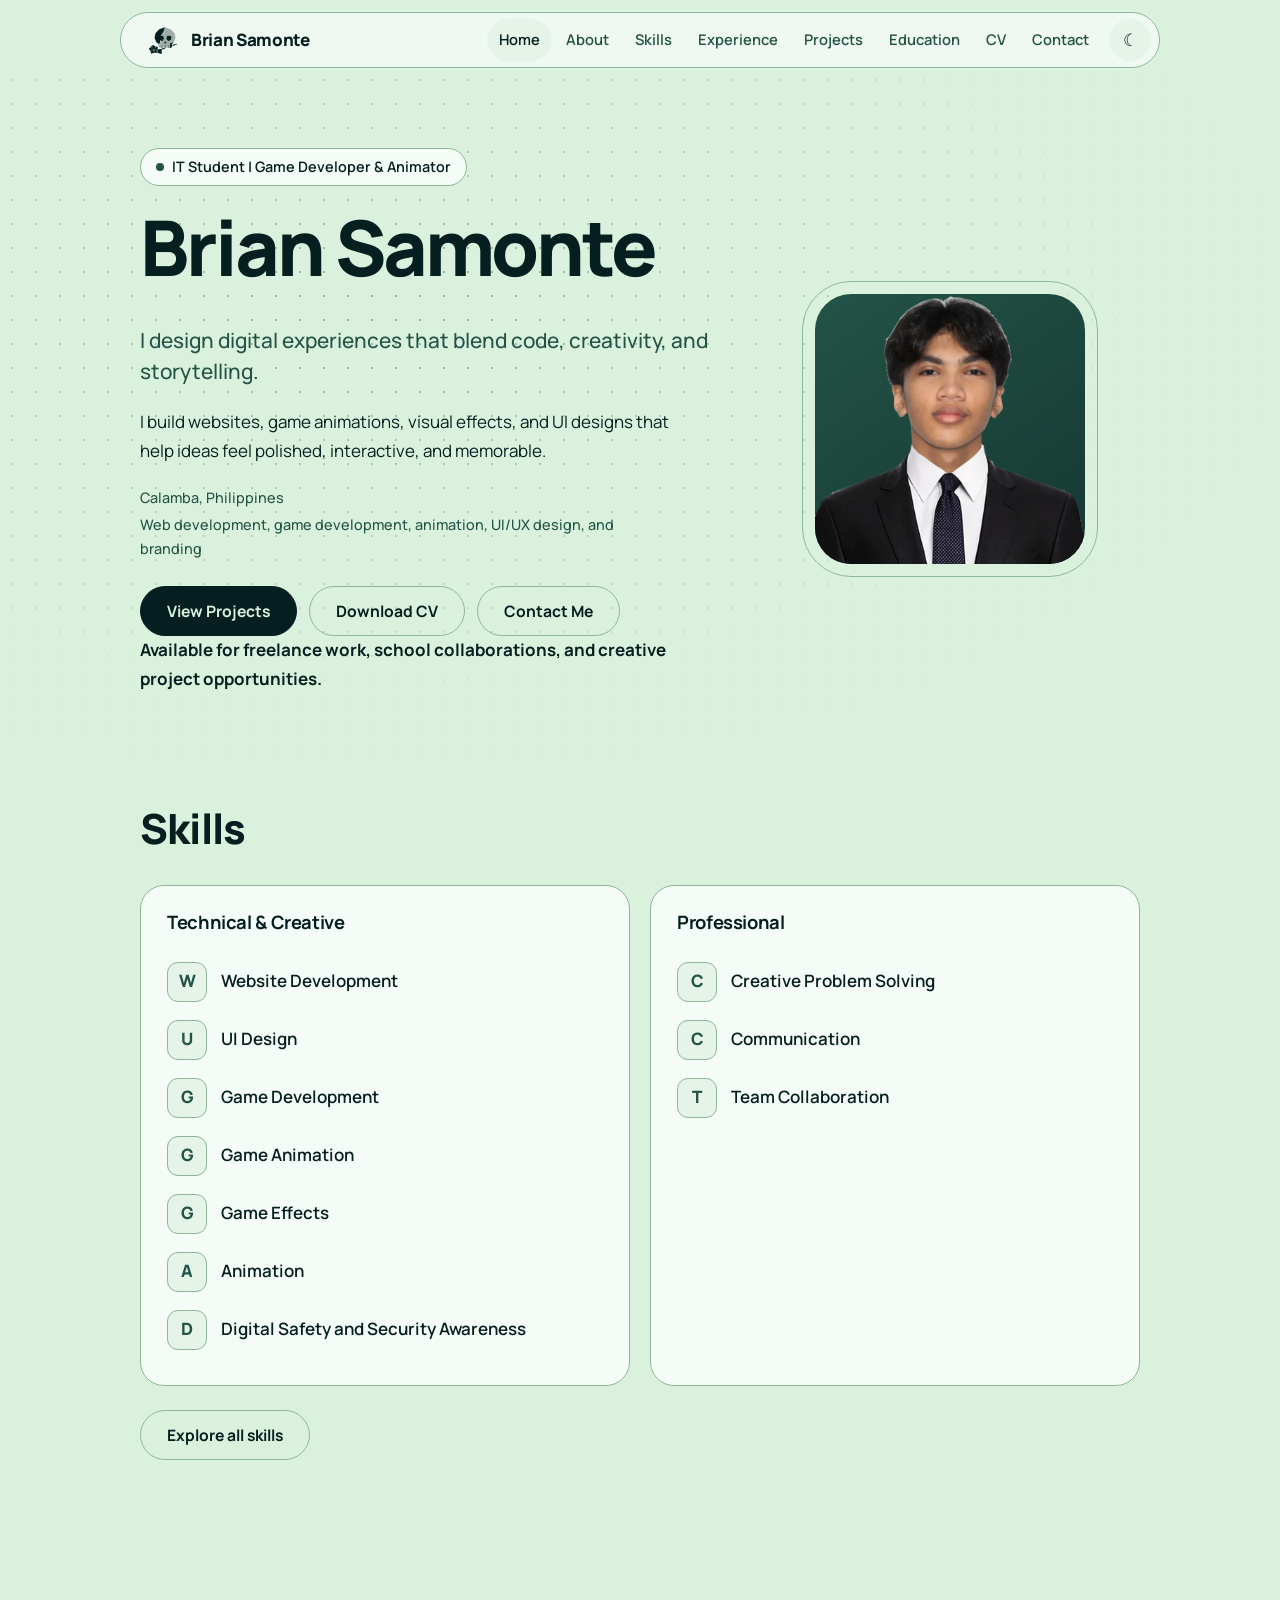
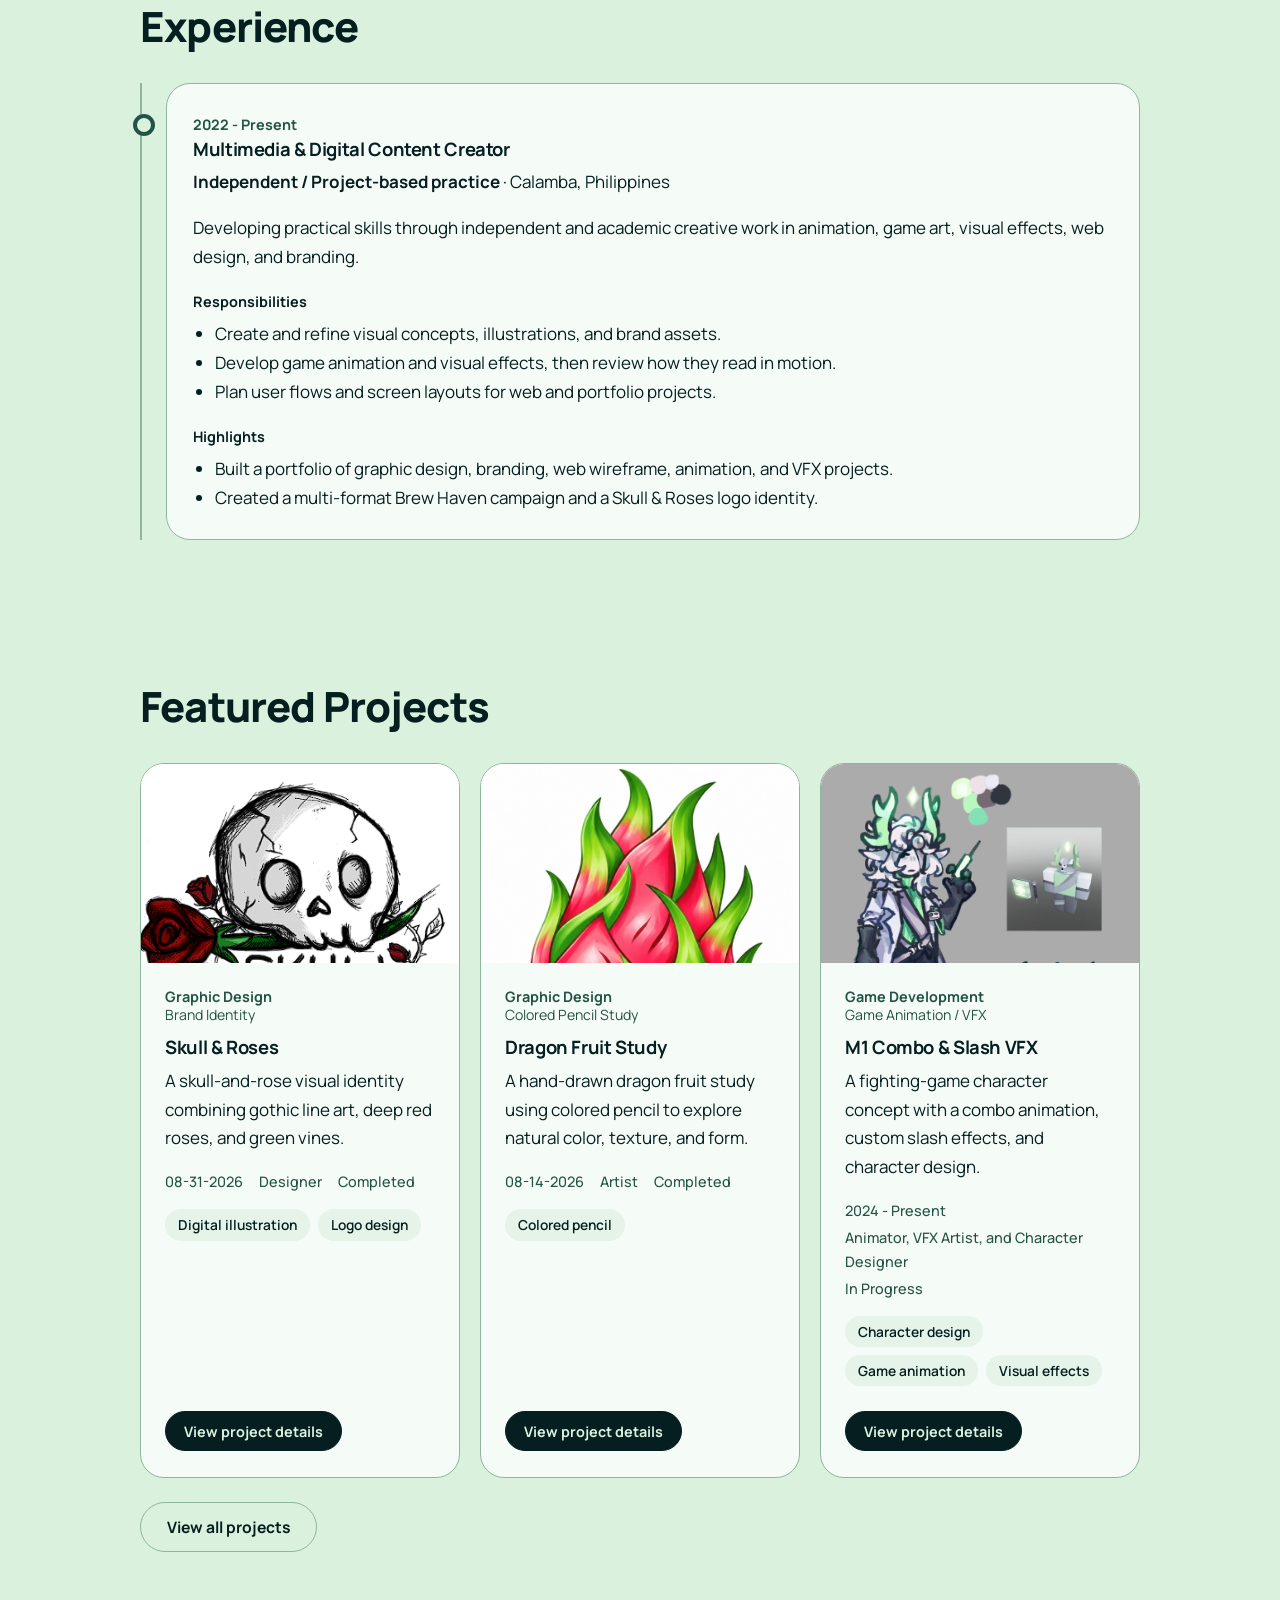
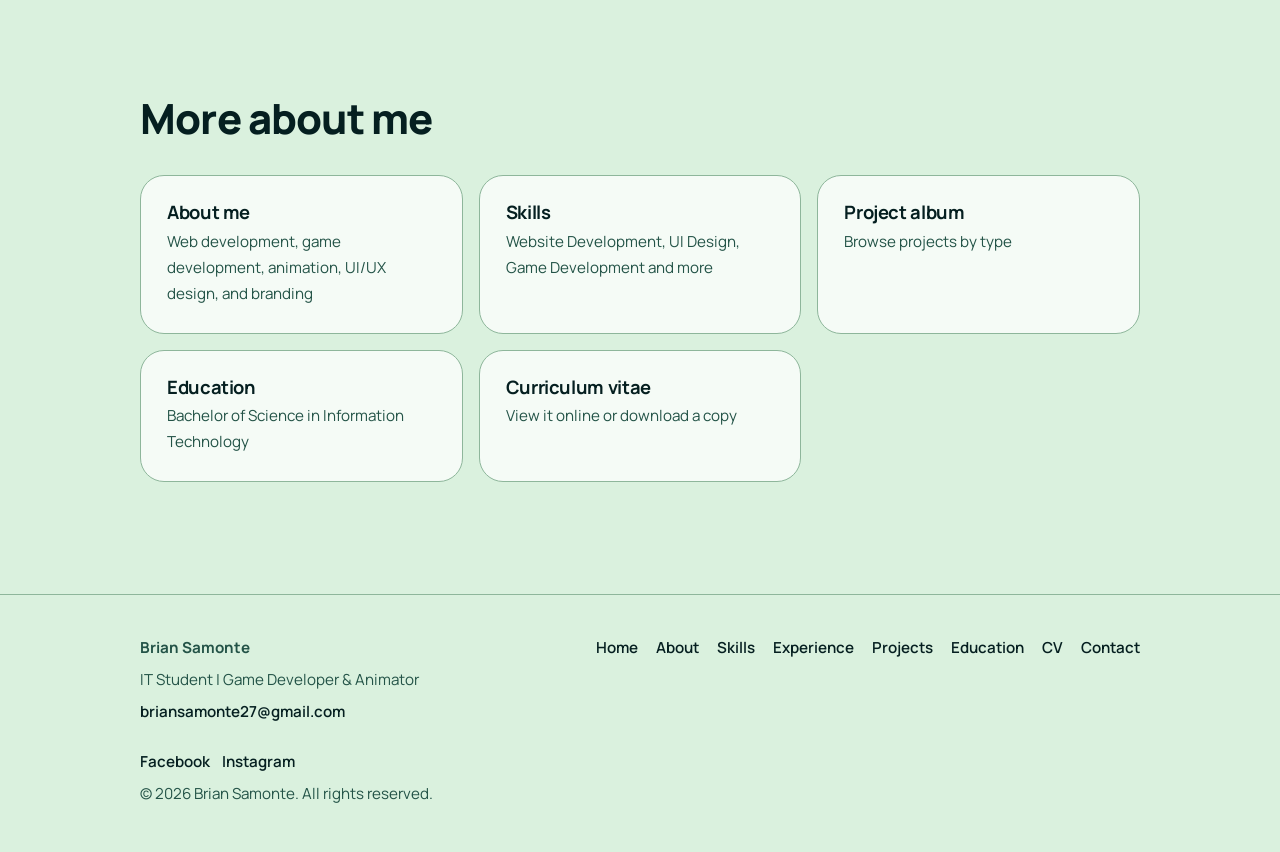
<file: portfolio/index.html>
<!DOCTYPE html>
<html lang="en">
<head>
<meta charset="utf-8">
<meta name="viewport" content="width=device-width, initial-scale=1">
<title>Brian Samonte | Developer and Animator Portfolio</title>
<meta name="description" content="Portfolio of Brian Samonte, an IT student focused on web development, game development, animation and UI design.">
<meta name="keywords" content="Brian Samonte, IT student, web development, game development, animation, visual effects, UI design, graphic design portfolio">
<meta property="og:type" content="website">
<meta property="og:title" content="Brian Samonte | Developer and Animator Portfolio">
<meta property="og:description" content="Explore Brian Samonte's skills, education and CV.">
<link rel="canonical" href="./">
<link rel="preconnect" href="https://fonts.googleapis.com">
<link rel="preconnect" href="https://fonts.gstatic.com" crossorigin>
<link href="https://fonts.googleapis.com/css2?family=Manrope:wght@400;500;600;700;800&display=swap" rel="stylesheet">
<link rel="stylesheet" href="css/style.css">

</head>
<body>
<a class="skip" href="#main">Skip to content</a>
<header class="nav"><div class="wrap bar">
  <a class="brand" href="#home" id="brand"></a>
  <nav id="menu" aria-label="Main menu"></nav>
  <button class="icon" id="theme" aria-label="Switch dark or light mode"></button>
  <button class="icon" id="burger" aria-label="Open menu" aria-expanded="false">&#9776;</button>
</div></header>
<main id="main">
  <div id="home-view"></div>
  <div id="page-view" class="wrap" hidden></div>
</main>
<footer><div class="wrap" id="footer"></div></footer>

<script src="js/data.js"></script>
<script src="js/views.js"></script>
<script src="js/main.js"></script>
</body>
</html>
</file>
<file: portfolio/css/style.css>
:root{--bg:#daf1de;--card:#f5fbf6;--soft:#e5f3e8;--ink:#051f20;--muted:#235347;--accent:#235347;--btn:#051f20;--btn-ink:#daf1de;--line:#8eb69b;color-scheme:light}
:root[data-theme=dark]{--bg:#051f20;--card:#0b2b26;--soft:#163832;--ink:#daf1de;--muted:#8eb69b;--accent:#8eb69b;--btn:#daf1de;--btn-ink:#051f20;--line:#235347;color-scheme:dark}
*{box-sizing:border-box}
html{scroll-behavior:smooth}
body{margin:0;font:17px/1.7 Manrope,system-ui,-apple-system,"Segoe UI",sans-serif;background:var(--bg);color:var(--ink);-webkit-font-smoothing:antialiased}
[hidden]{display:none!important}
.wrap{max-width:1040px;margin:0 auto;padding:0 20px}
section{padding:72px 0;scroll-margin-top:90px}
h1,h2,h3{line-height:1.1;margin:0 0 .5em;letter-spacing:-.02em}
h1{font-size:clamp(2.6rem,7.5vw,4.8rem);font-weight:800;letter-spacing:-.04em;line-height:1.02}
h2{font-size:clamp(1.9rem,4vw,2.6rem);font-weight:800;margin-bottom:.8em}
h3{font-size:1.15rem;font-weight:700}
a{color:var(--accent)}
p{margin:0 0 1em}
:focus-visible{outline:3px solid var(--accent);outline-offset:3px}
.sr{position:absolute;width:1px;height:1px;overflow:hidden;clip:rect(0 0 0 0)}
.skip{position:absolute;left:-999px}.skip:focus{left:8px;top:8px;z-index:20;background:var(--btn);color:var(--btn-ink);padding:8px 14px;border-radius:99px}
.nav{position:sticky;top:0;z-index:10;padding:12px 12px 0}
.bar{display:flex;align-items:center;gap:8px;max-width:1040px;margin:0 auto;padding:6px 8px 6px 22px;min-height:56px;border:1px solid var(--line);border-radius:99px;background:color-mix(in srgb,var(--card) 82%,transparent);backdrop-filter:blur(14px);-webkit-backdrop-filter:blur(14px)}
.brand{display:inline-flex;align-items:center;gap:10px;margin-right:auto;font-weight:800;letter-spacing:-.02em;color:var(--ink);text-decoration:none;white-space:nowrap}
.brand img{width:38px;height:38px;object-fit:contain}
#menu{display:flex;gap:2px}
#menu a{padding:8px 12px;color:var(--muted);text-decoration:none;border-radius:99px;font-size:.92rem;font-weight:600;transition:.2s}
#menu a:hover{background:var(--soft);color:var(--ink)}
.icon{width:42px;height:42px;background:var(--soft);border:0;border-radius:50%;color:var(--ink);font-size:1.05rem;cursor:pointer}
#burger{display:none}
@media(max-width:900px){#burger{display:block}#menu{display:none;position:absolute;top:calc(100% + 8px);left:12px;right:12px;flex-direction:column;background:var(--card);border:1px solid var(--line);border-radius:22px;padding:8px}#menu.open{display:flex}#menu a{padding:13px 16px;font-size:1rem}}
.hero{position:relative;padding:80px 0 56px}
.hero::before{content:"";position:absolute;inset:0;background-image:radial-gradient(var(--line) 1.3px,transparent 1.3px);background-size:24px 24px;-webkit-mask-image:radial-gradient(ellipse at 30% 35%,#000,transparent 72%);mask-image:radial-gradient(ellipse at 30% 35%,#000,transparent 72%)}
.hero-in{position:relative;display:grid;grid-template-columns:1.5fr 1fr;gap:48px;align-items:center}
.hero p{max-width:54ch}
.role{display:inline-flex;align-items:center;gap:8px;padding:6px 15px;border:1px solid var(--line);border-radius:99px;background:var(--card);font-size:.9rem;font-weight:600;margin-bottom:22px}
.role::before{content:"";width:8px;height:8px;border-radius:50%;background:var(--accent)}
.lead{font-size:1.3rem;color:var(--muted);font-weight:500;line-height:1.5}
.photo{width:270px;height:270px;margin:auto;border-radius:36px;overflow:hidden;outline:1px solid var(--line);outline-offset:12px;background:linear-gradient(145deg,var(--accent),#163832);display:grid;place-items:center;font-size:4.5rem;font-weight:800;color:#fff}
.photo img{width:100%;height:100%;object-fit:cover}
@keyframes rise{from{opacity:0;transform:translateY(16px)}}
.hero-in>*{animation:rise .8s cubic-bezier(.2,.7,.2,1) both}.hero-in>:nth-child(2){animation-delay:.15s}
@media(max-width:760px){.hero{padding-top:48px}.hero-in{grid-template-columns:1fr;gap:36px}.photo{order:-1;width:170px;height:170px;font-size:3rem;border-radius:28px}}
.home-skills{padding-top:40px}
.home-skill-grid{display:grid;grid-template-columns:repeat(2,minmax(0,1fr));gap:20px}
.home-skill-card{border-top:4px solid var(--accent)}
.home-skill-card h3{margin-bottom:20px}
.home-skill-card ul{list-style:none;padding:0;margin:0}
.home-skill-card li{display:flex;align-items:center;gap:14px;padding:9px 0;font-weight:600}
.skill-mark{display:grid;place-items:center;flex:0 0 40px;height:40px;border:1px solid var(--line);border-radius:11px;background:var(--soft);color:var(--accent);font-weight:800}
@media(max-width:700px){.home-skill-grid{grid-template-columns:1fr}}
.experience-list{border-left:2px solid var(--line);padding-left:24px}
.experience-card{position:relative}
.experience-card::before{content:"";position:absolute;left:-34px;top:30px;width:14px;height:14px;border:4px solid var(--accent);border-radius:50%;background:var(--bg)}
.experience-card h4{margin:18px 0 6px;font-size:.9rem}
.experience-card ul{margin:0;padding-left:22px}
.project-type-label{margin:-6px 0 10px;color:var(--muted);font-size:.88rem}
.btns{display:flex;flex-wrap:wrap;gap:12px;margin-top:24px}
.btn{display:inline-flex;align-items:center;gap:10px;padding:13px 26px;min-height:46px;background:var(--btn);color:var(--btn-ink);border:1px solid var(--btn);border-radius:99px;font:700 .98rem Manrope,system-ui,sans-serif;text-decoration:none;cursor:pointer;transition:.2s}
.btn:hover{transform:translateY(-2px)}
.btn.ghost{background:transparent;color:var(--ink);border-color:var(--line)}
.btn.ghost:hover{border-color:var(--ink)}
.btn.sm{padding:9px 18px;min-height:40px;font-size:.9rem}
.btn:disabled{opacity:.6;cursor:not-allowed;transform:none}
.grid{display:grid;grid-template-columns:repeat(auto-fill,minmax(290px,1fr));gap:20px}
.card{background:var(--card);border:1px solid var(--line);border-radius:24px;padding:26px;transition:border-color .2s}
.card:hover{border-color:var(--accent)}
.chips{display:flex;flex-wrap:wrap;gap:8px;margin:0 0 1em}
.chips span{padding:4px 13px;border-radius:99px;background:var(--soft);font-size:.86rem;font-weight:600}
.meta{display:flex;flex-wrap:wrap;gap:2px 16px;color:var(--muted);font-size:.9rem;font-weight:500}
.two{display:grid;grid-template-columns:1fr 1fr;gap:48px}
@media(max-width:800px){.two{grid-template-columns:1fr;gap:28px}}
.facts div{display:grid;grid-template-columns:150px 1fr;gap:8px;padding:12px 0;border-bottom:1px solid var(--line)}
.facts dt{font-weight:700;color:var(--muted)}.facts dd{margin:0;font-weight:600}
.social-links{display:flex;flex-wrap:wrap;gap:12px;margin-top:24px}
.social-button{display:inline-flex;align-items:center;gap:10px;padding:11px 16px;border:1px solid var(--line);border-radius:99px;background:var(--card);color:var(--ink);font-weight:700;text-decoration:none;transition:.2s}
.social-button:hover{border-color:var(--accent);color:var(--accent);transform:translateY(-2px)}
.social-button svg{width:20px;height:20px;fill:currentColor}
.social-button:nth-child(2) svg{fill:none;stroke:currentColor;stroke-width:2}
.social-button:nth-child(2) .ig-dot{fill:currentColor;stroke:none}
.tl{list-style:none;margin:0;padding:0 0 0 32px;border-left:2px solid var(--line)}
.tl li{position:relative;margin-bottom:34px}
.tl li::before{content:"";position:absolute;left:-41px;top:4px;width:16px;height:16px;border-radius:50%;background:var(--bg);border:4px solid var(--accent)}
.proj{padding:0;overflow:hidden;display:flex;flex-direction:column}
.thumb{aspect-ratio:16/10;display:grid;place-items:center;background:linear-gradient(135deg,var(--accent),#163832);color:#fff;font-weight:800;font-size:1.25rem;overflow:hidden}
.thumb img{width:100%;height:100%;object-fit:contain;background:var(--soft);transition:transform .5s}
.proj:hover .thumb img{transform:scale(1.05)}
.proj .body{padding:22px 24px 26px;display:flex;flex-direction:column;flex:1}
.proj .btns{margin-top:auto;padding-top:8px}
.tag{color:var(--accent);font-weight:700;font-size:.9rem}
.project-toolbar{display:flex;align-items:end;gap:12px;margin:24px 0 12px}
.project-search{flex:1 1 280px}
.project-type{flex:0 1 260px}
.project-toolbar input,.project-toolbar select{height:54px}
@media(max-width:600px){.project-toolbar{align-items:stretch;flex-direction:column}.project-search,.project-type{flex:auto}}
.detail{max-width:1040px}
.detail-heading{position:relative;padding:0 0 28px;border-bottom:1px solid var(--line)}
.detail-heading .tag{position:absolute;right:0;top:0;padding:7px 12px;border:1px solid var(--line);font-size:.78rem;text-transform:uppercase;letter-spacing:.08em}
.detail-kicker{font-size:.8rem;font-weight:700;letter-spacing:.16em;text-transform:uppercase;color:var(--muted)}
.detail-heading h2{font-size:clamp(2.5rem,7vw,5rem);margin:.1em 0}
.detail-lead{max-width:65ch;color:var(--muted)}
.detail-layout{display:grid;grid-template-columns:minmax(0,1fr) 290px;gap:40px;padding-top:30px}
.detail-content{min-width:0}
.detail-block{padding:0 0 24px;margin:0 0 24px;border-bottom:1px solid var(--line);scroll-margin-top:100px}
.detail-block h3,.detail-sidebar h3{text-transform:uppercase;letter-spacing:.08em;font-size:1rem}
.detail-block p:last-child{margin-bottom:0}
.detail-sidebar{align-self:start;padding:22px;border:1px solid var(--line);background:color-mix(in srgb,var(--card) 55%,transparent)}
.detail-sidebar dl{margin:0 0 18px}
.detail-sidebar dl div{margin:0 0 16px}
.detail-sidebar dt{font-size:.75rem;font-weight:800;letter-spacing:.08em;text-transform:uppercase}
.detail-sidebar dd{margin:2px 0 0;color:var(--muted)}
.detail-sidebar>a:not(.btn){font-weight:700}
@media(max-width:760px){.detail-layout{grid-template-columns:1fr;gap:24px}.detail-sidebar{grid-row:1}.detail-heading .tag{position:static;display:inline-block;margin-bottom:12px}}
.project-album{display:grid;grid-template-columns:repeat(auto-fill,minmax(210px,1fr));gap:14px;margin:16px 0 32px}
.project-album a{display:block;aspect-ratio:4/3;overflow:hidden;border:1px solid var(--line);border-radius:18px;background:var(--soft)}
.project-album img{width:100%;height:100%;object-fit:contain;background:var(--soft);transition:transform .3s}
.project-album a:hover img{transform:scale(1.04)}
.project-videos{display:grid;grid-template-columns:repeat(auto-fit,minmax(240px,1fr));gap:16px;margin:16px 0 32px}
.project-video{margin:0;overflow:hidden;border:1px solid var(--line);border-radius:18px;background:var(--card)}
.project-video video{display:block;width:100%;aspect-ratio:16/9;background:#051f20}
.project-video figcaption{display:flex;flex-direction:column;gap:2px;padding:12px 16px}
.project-video figcaption span{color:var(--muted);font-size:.9rem}
.form{background:var(--card);border:1px solid var(--line);border-radius:28px;padding:32px}
.form h3{font-size:1.7rem;font-weight:800}
.row{display:grid;grid-template-columns:1fr 1fr;gap:16px}
@media(max-width:600px){.row{grid-template-columns:1fr}.form{padding:22px}}
label{display:block;font-weight:700;margin:18px 0 8px;font-size:.92rem}
input,textarea,select{width:100%;padding:14px 16px;background:var(--bg);color:var(--ink);border:1px solid var(--line);border-radius:14px;font:inherit;transition:.2s}
input:focus,textarea:focus,select:focus{border-color:var(--accent);outline:3px solid color-mix(in srgb,var(--accent) 28%,transparent);outline-offset:0}
textarea{min-height:140px;resize:vertical}
.note{font-size:.92rem;color:var(--muted);margin:18px 0 22px}
.hp{position:absolute;left:-9999px}
.btn.send{padding:16px 30px}
footer{border-top:1px solid var(--line);padding:40px 0;margin-top:40px;font-size:.95rem;color:var(--muted)}
footer .wrap{display:flex;flex-wrap:wrap;justify-content:space-between;gap:24px}
footer p{margin:0 0 .4em}
footer a{color:var(--ink);font-weight:600;text-decoration:none}
.flinks{display:flex;flex-wrap:wrap;gap:6px 18px}
@media(prefers-reduced-motion:reduce){html{scroll-behavior:auto}*{transition:none!important;animation:none!important}}
#menu a[aria-current]{background:var(--soft);color:var(--ink)}
.tease{display:grid;grid-template-columns:repeat(auto-fill,minmax(260px,1fr));gap:16px}
.tz{display:block;color:inherit;text-decoration:none}
.tz h3{margin-bottom:.35em;transition:color .2s}
.tz p{margin:0;color:var(--muted);font-size:.95rem}
.tz:hover h3{color:var(--accent)}
.hero .meta{margin-top:20px}
</file>
